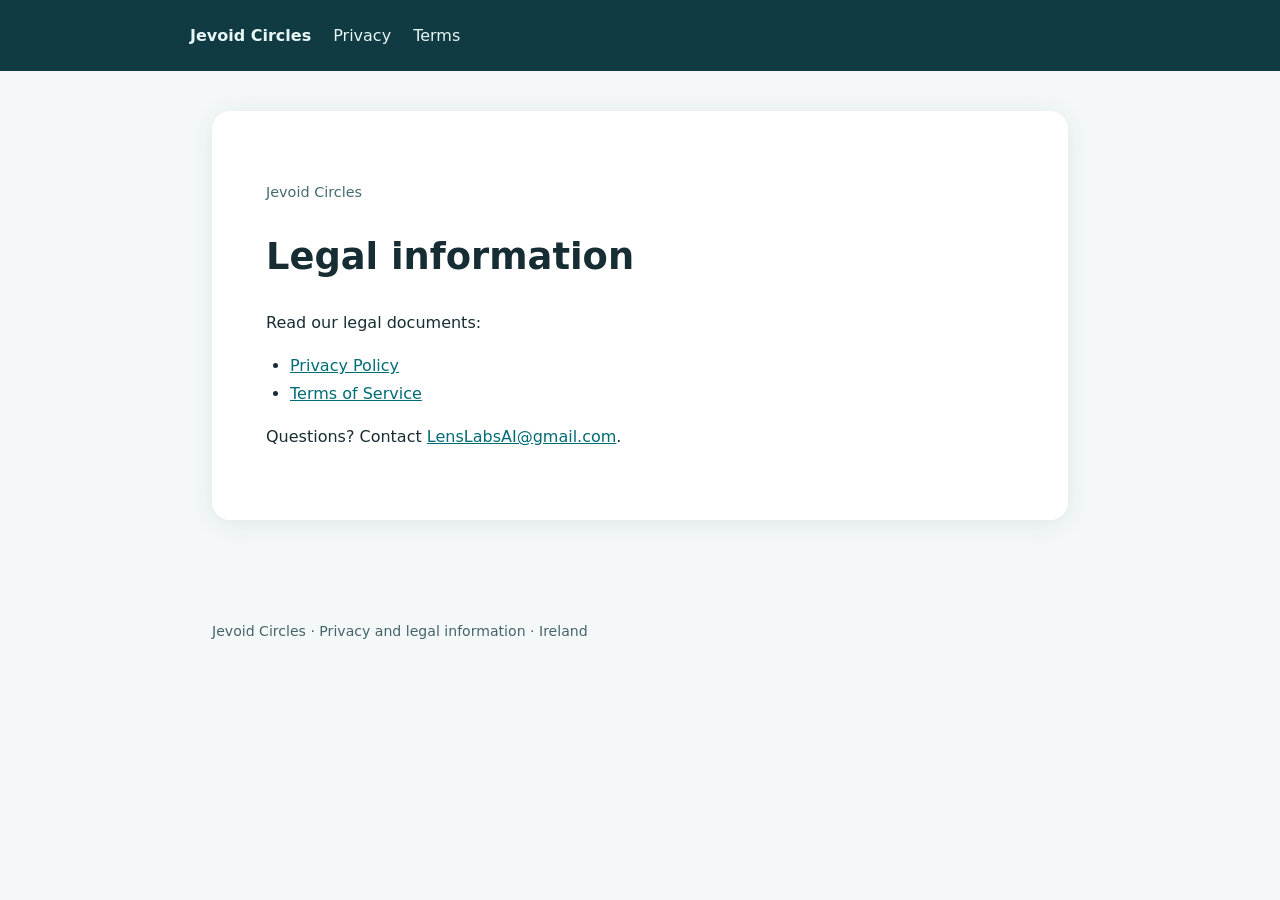
<file: index.html>
<!DOCTYPE html>
<html lang="en"><head><meta charset="utf-8"/><meta content="width=device-width,initial-scale=1" name="viewport"/><title>Legal information · Jevoid Circles</title><link href="style.css" rel="stylesheet"/></head><body><header><nav aria-label="Main navigation"><a href="index.html"><strong>Jevoid Circles</strong></a><a href="privacy.html">Privacy</a><a href="terms.html">Terms</a></nav></header><main><article><p class="eyebrow">Jevoid Circles</p><h1>Legal information</h1><p>Read our legal documents:</p><ul><li><a href="privacy.html">Privacy Policy</a></li><li><a href="terms.html">Terms of Service</a></li></ul><p>Questions? Contact <a href="mailto:LensLabsAI@gmail.com">LensLabsAI@gmail.com</a>.</p></article></main><footer>Jevoid Circles · Privacy and legal information · Ireland</footer></body></html>
</file>
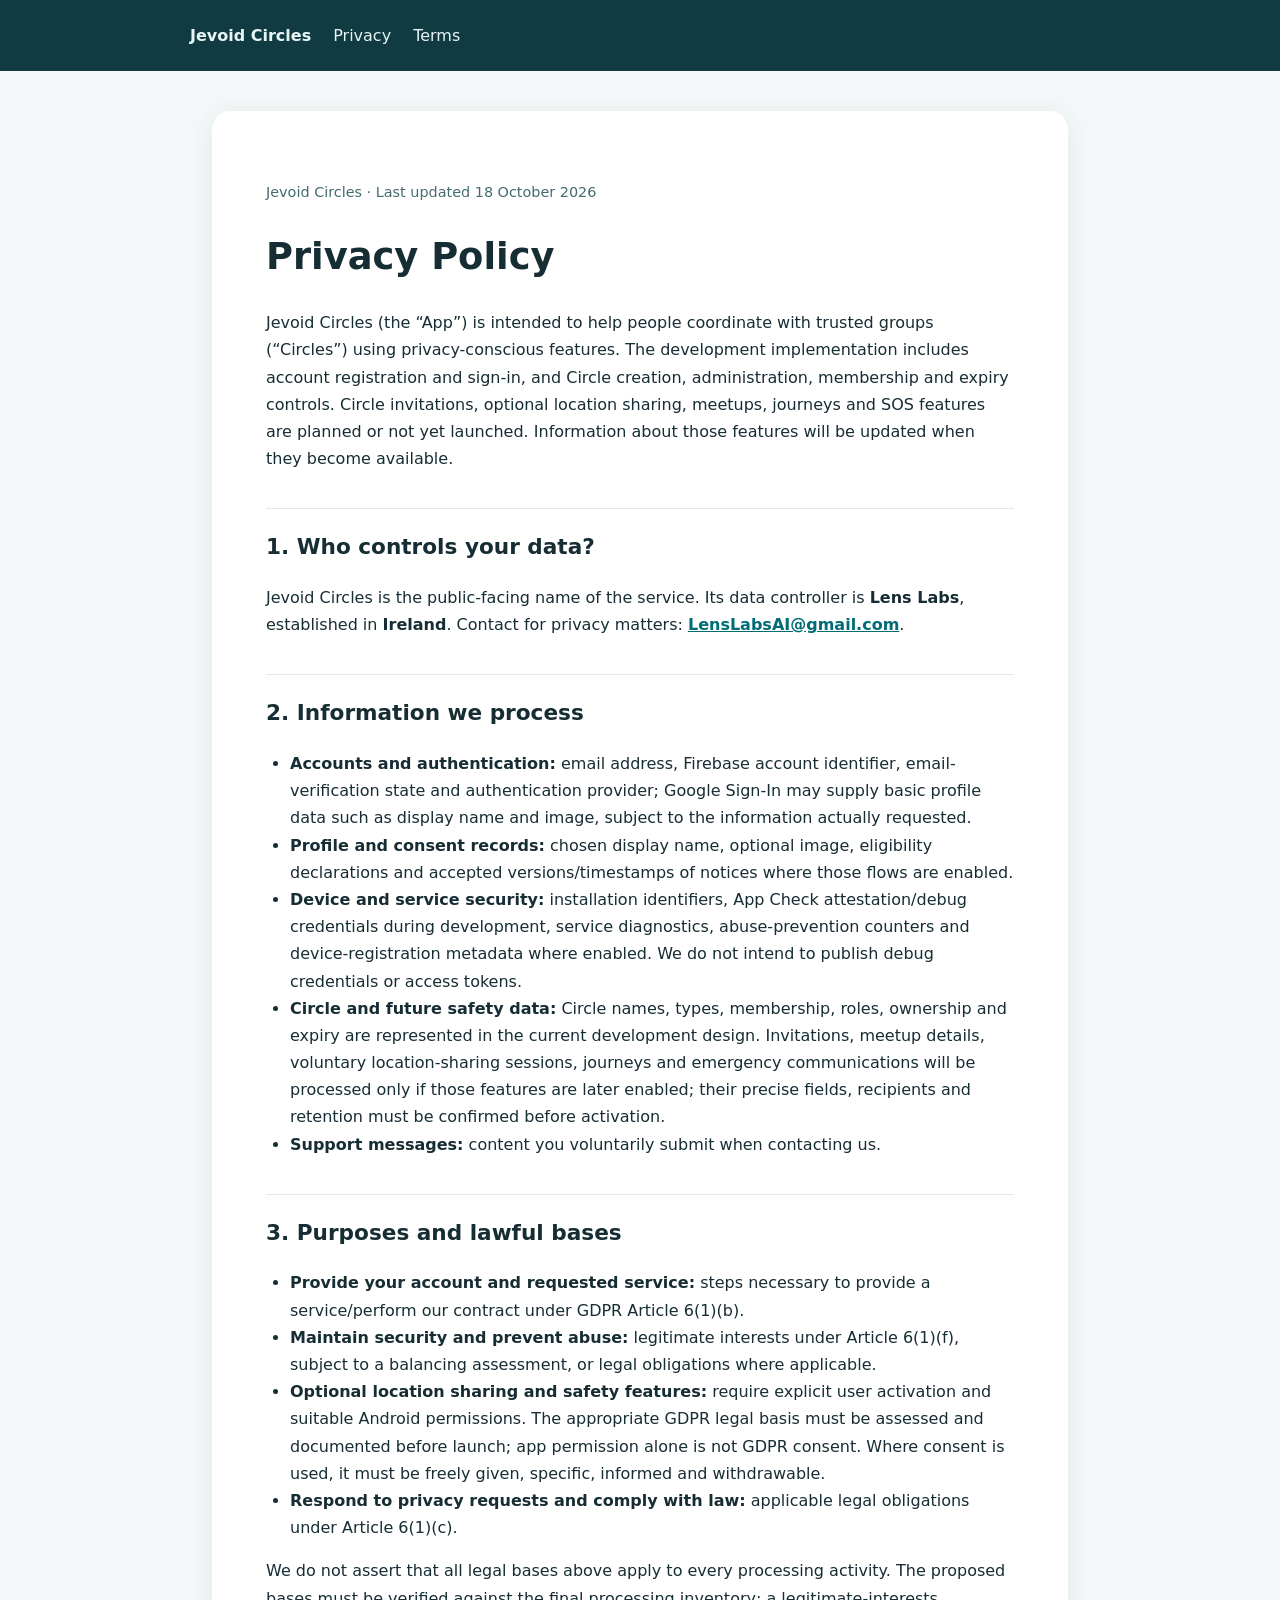
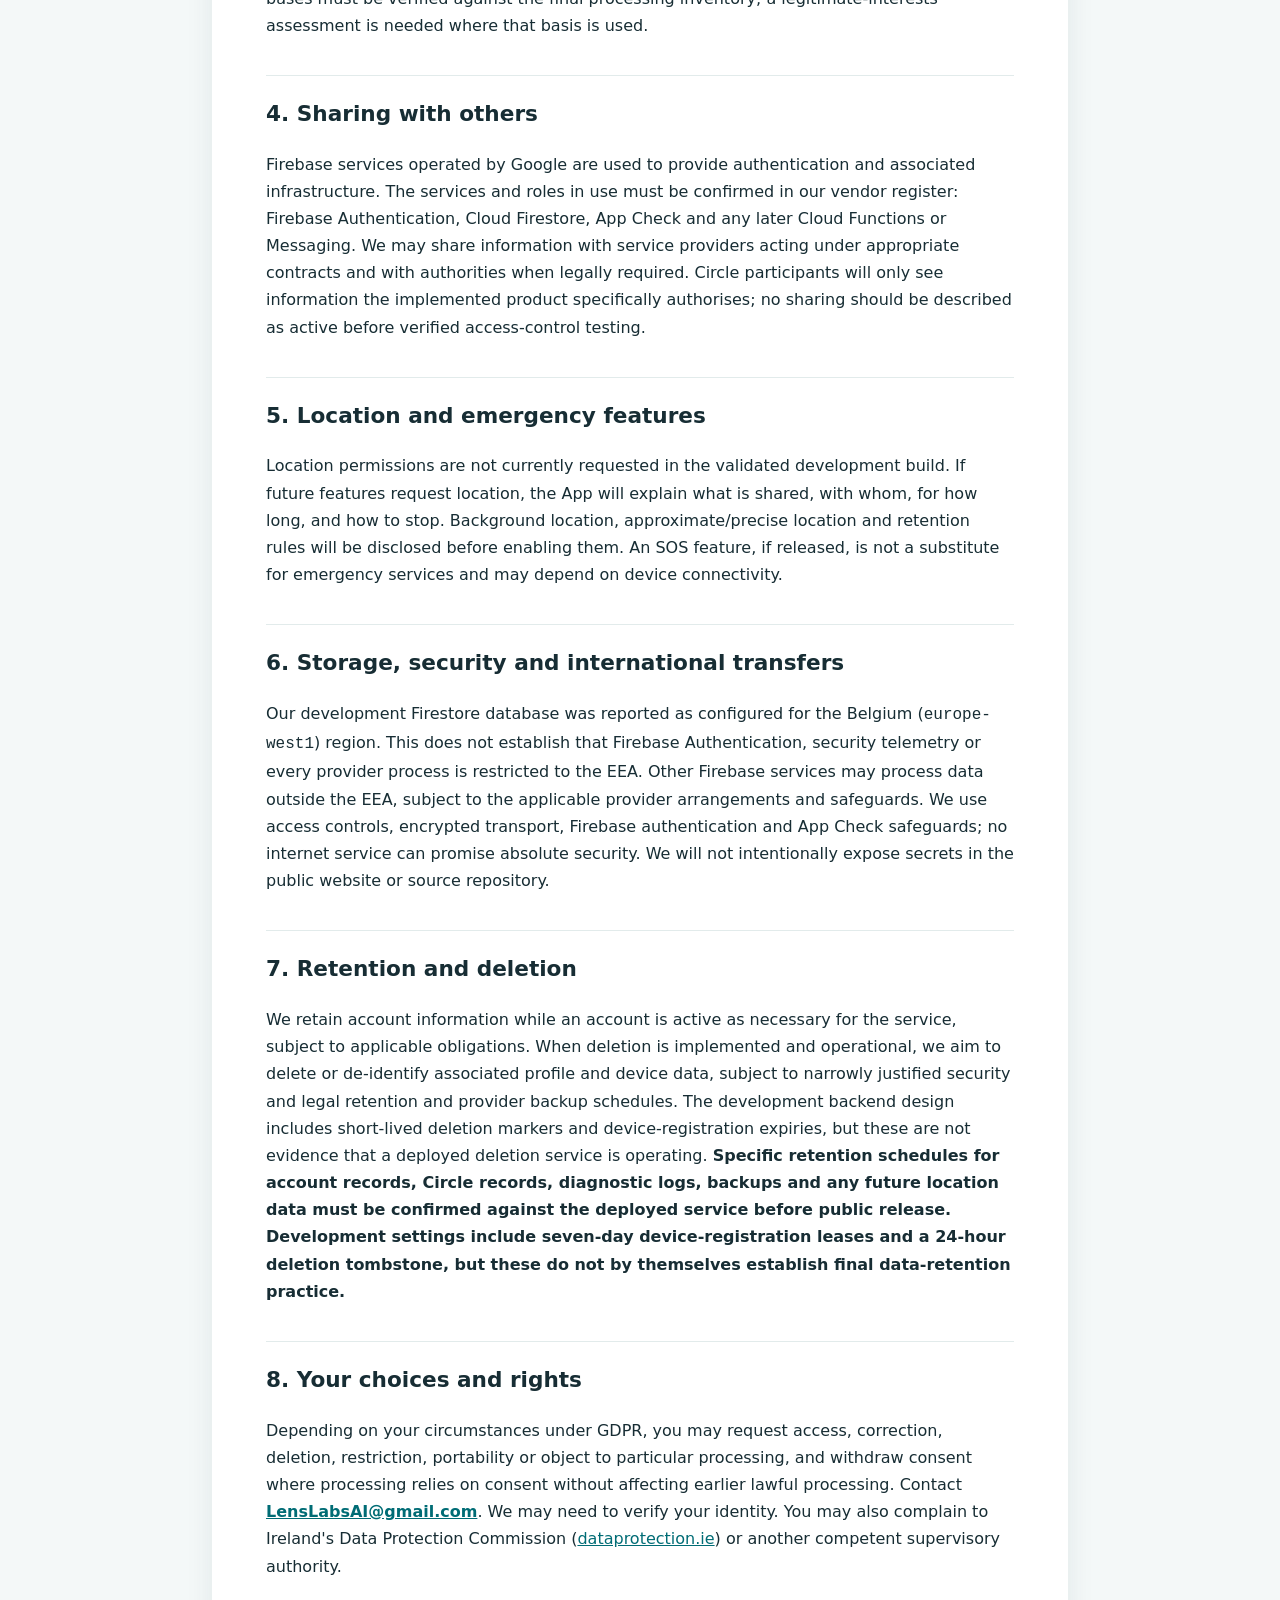
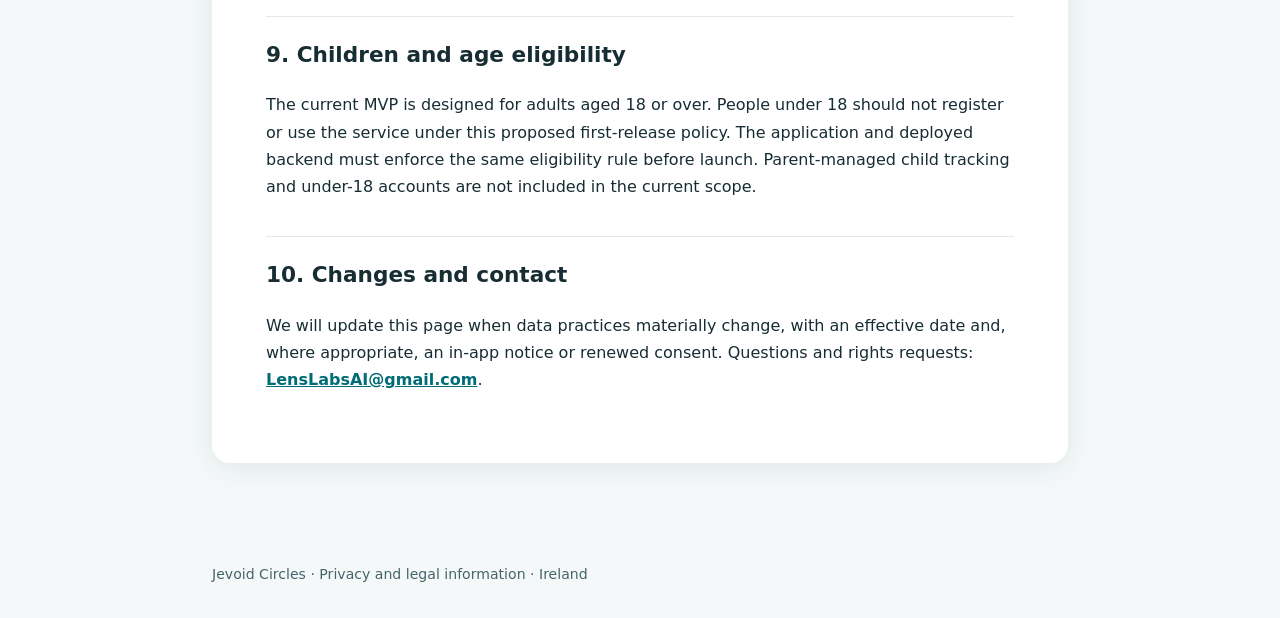
<file: privacy.html>
<!DOCTYPE html>
<html lang="en"><head><meta charset="utf-8"/><meta content="width=device-width,initial-scale=1" name="viewport"/><title>Privacy Policy · Jevoid Circles</title><link href="style.css" rel="stylesheet"/></head><body><header><nav aria-label="Main navigation"><a href="index.html"><strong>Jevoid Circles</strong></a><a href="privacy.html">Privacy</a><a href="terms.html">Terms</a></nav></header><main><article><p class="eyebrow">Jevoid Circles · Last updated 18 October 2026</p><h1>Privacy Policy</h1><p>Jevoid Circles (the “App”) is intended to help people coordinate with trusted groups (“Circles”) using privacy-conscious features. The development implementation includes account registration and sign-in, and Circle creation, administration, membership and expiry controls. Circle invitations, optional location sharing, meetups, journeys and SOS features are planned or not yet launched. Information about those features will be updated when they become available.</p>
<h2>1. Who controls your data?</h2><p>Jevoid Circles is the public-facing name of the service. Its data controller is <strong>Lens Labs</strong>, established in <strong>Ireland</strong>. Contact for privacy matters: <strong><a href="mailto:LensLabsAI@gmail.com">LensLabsAI@gmail.com</a></strong>. </p>
<h2>2. Information we process</h2><ul><li><strong>Accounts and authentication:</strong> email address, Firebase account identifier, email-verification state and authentication provider; Google Sign-In may supply basic profile data such as display name and image, subject to the information actually requested.</li><li><strong>Profile and consent records:</strong> chosen display name, optional image, eligibility declarations and accepted versions/timestamps of notices where those flows are enabled.</li><li><strong>Device and service security:</strong> installation identifiers, App Check attestation/debug credentials during development, service diagnostics, abuse-prevention counters and device-registration metadata where enabled. We do not intend to publish debug credentials or access tokens.</li><li><strong>Circle and future safety data:</strong> Circle names, types, membership, roles, ownership and expiry are represented in the current development design. Invitations, meetup details, voluntary location-sharing sessions, journeys and emergency communications will be processed only if those features are later enabled; their precise fields, recipients and retention must be confirmed before activation.</li><li><strong>Support messages:</strong> content you voluntarily submit when contacting us.</li></ul>
<h2>3. Purposes and lawful bases</h2><ul><li><strong>Provide your account and requested service:</strong> steps necessary to provide a service/perform our contract under GDPR Article 6(1)(b).</li><li><strong>Maintain security and prevent abuse:</strong> legitimate interests under Article 6(1)(f), subject to a balancing assessment, or legal obligations where applicable.</li><li><strong>Optional location sharing and safety features:</strong> require explicit user activation and suitable Android permissions. The appropriate GDPR legal basis must be assessed and documented before launch; app permission alone is not GDPR consent. Where consent is used, it must be freely given, specific, informed and withdrawable. </li><li><strong>Respond to privacy requests and comply with law:</strong> applicable legal obligations under Article 6(1)(c).</li></ul><p>We do not assert that all legal bases above apply to every processing activity. The proposed bases must be verified against the final processing inventory; a legitimate-interests assessment is needed where that basis is used.</p>
<h2>4. Sharing with others</h2><p>Firebase services operated by Google are used to provide authentication and associated infrastructure. The services and roles in use must be confirmed in our vendor register: Firebase Authentication, Cloud Firestore, App Check and any later Cloud Functions or Messaging. We may share information with service providers acting under appropriate contracts and with authorities when legally required. Circle participants will only see information the implemented product specifically authorises; no sharing should be described as active before verified access-control testing.</p>
<h2>5. Location and emergency features</h2><p>Location permissions are not currently requested in the validated development build. If future features request location, the App will explain what is shared, with whom, for how long, and how to stop. Background location, approximate/precise location and retention rules will be disclosed before enabling them. An SOS feature, if released, is not a substitute for emergency services and may depend on device connectivity. </p>
<h2>6. Storage, security and international transfers</h2><p>Our development Firestore database was reported as configured for the Belgium (<code>europe-west1</code>) region. This does not establish that Firebase Authentication, security telemetry or every provider process is restricted to the EEA. Other Firebase services may process data outside the EEA, subject to the applicable provider arrangements and safeguards. We use access controls, encrypted transport, Firebase authentication and App Check safeguards; no internet service can promise absolute security. We will not intentionally expose secrets in the public website or source repository.</p>
<h2>7. Retention and deletion</h2><p>We retain account information while an account is active as necessary for the service, subject to applicable obligations. When deletion is implemented and operational, we aim to delete or de-identify associated profile and device data, subject to narrowly justified security and legal retention and provider backup schedules. The development backend design includes short-lived deletion markers and device-registration expiries, but these are not evidence that a deployed deletion service is operating. <strong>Specific retention schedules for account records, Circle records, diagnostic logs, backups and any future location data must be confirmed against the deployed service before public release. Development settings include seven-day device-registration leases and a 24-hour deletion tombstone, but these do not by themselves establish final data-retention practice.</strong></p>
<h2>8. Your choices and rights</h2><p>Depending on your circumstances under GDPR, you may request access, correction, deletion, restriction, portability or object to particular processing, and withdraw consent where processing relies on consent without affecting earlier lawful processing. Contact <strong><a href="mailto:LensLabsAI@gmail.com">LensLabsAI@gmail.com</a></strong>. We may need to verify your identity. You may also complain to Ireland's Data Protection Commission (<a href="https://www.dataprotection.ie/">dataprotection.ie</a>) or another competent supervisory authority.</p>
<h2>9. Children and age eligibility</h2><p>The current MVP is designed for adults aged 18 or over. People under 18 should not register or use the service under this proposed first-release policy. The application and deployed backend must enforce the same eligibility rule before launch. Parent-managed child tracking and under-18 accounts are not included in the current scope.</p>
<h2>10. Changes and contact</h2><p>We will update this page when data practices materially change, with an effective date and, where appropriate, an in-app notice or renewed consent. Questions and rights requests: <strong><a href="mailto:LensLabsAI@gmail.com">LensLabsAI@gmail.com</a></strong>.</p></article></main><footer>Jevoid Circles · Privacy and legal information · Ireland</footer></body></html>
</file>
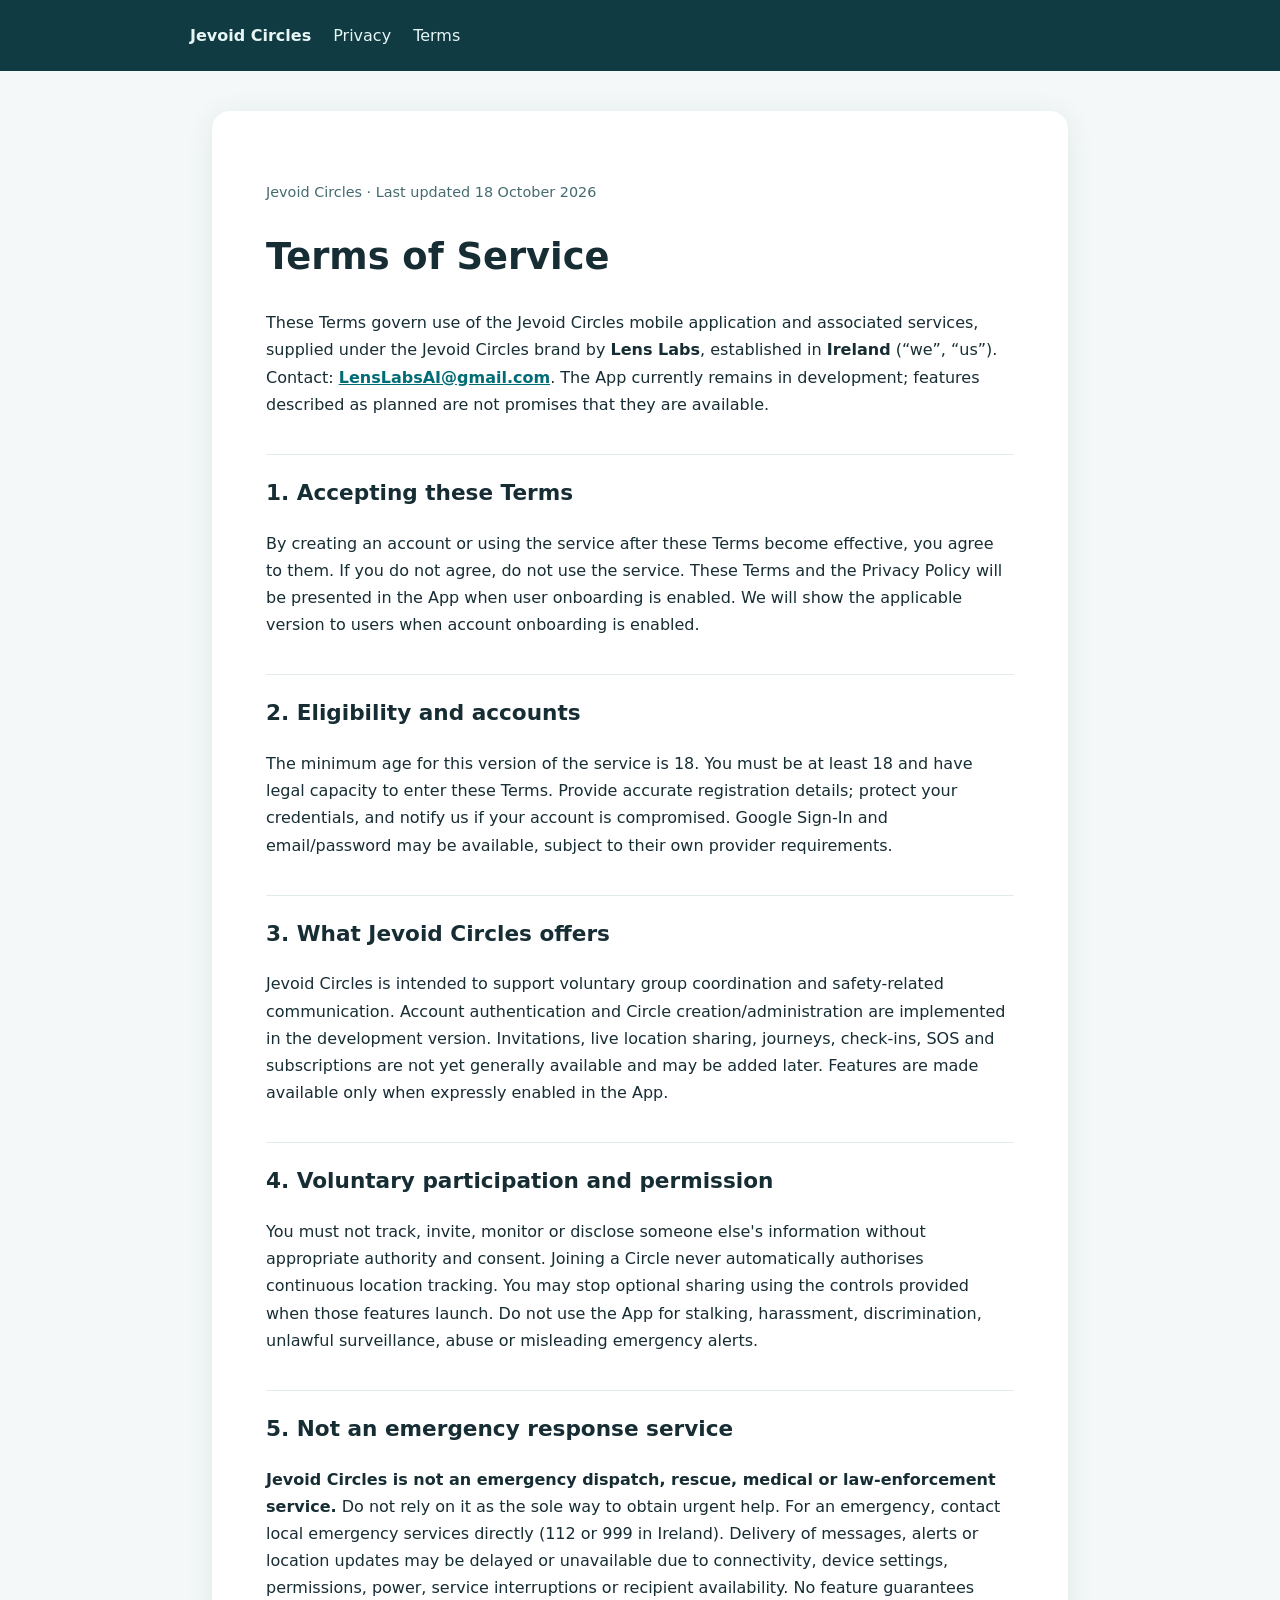
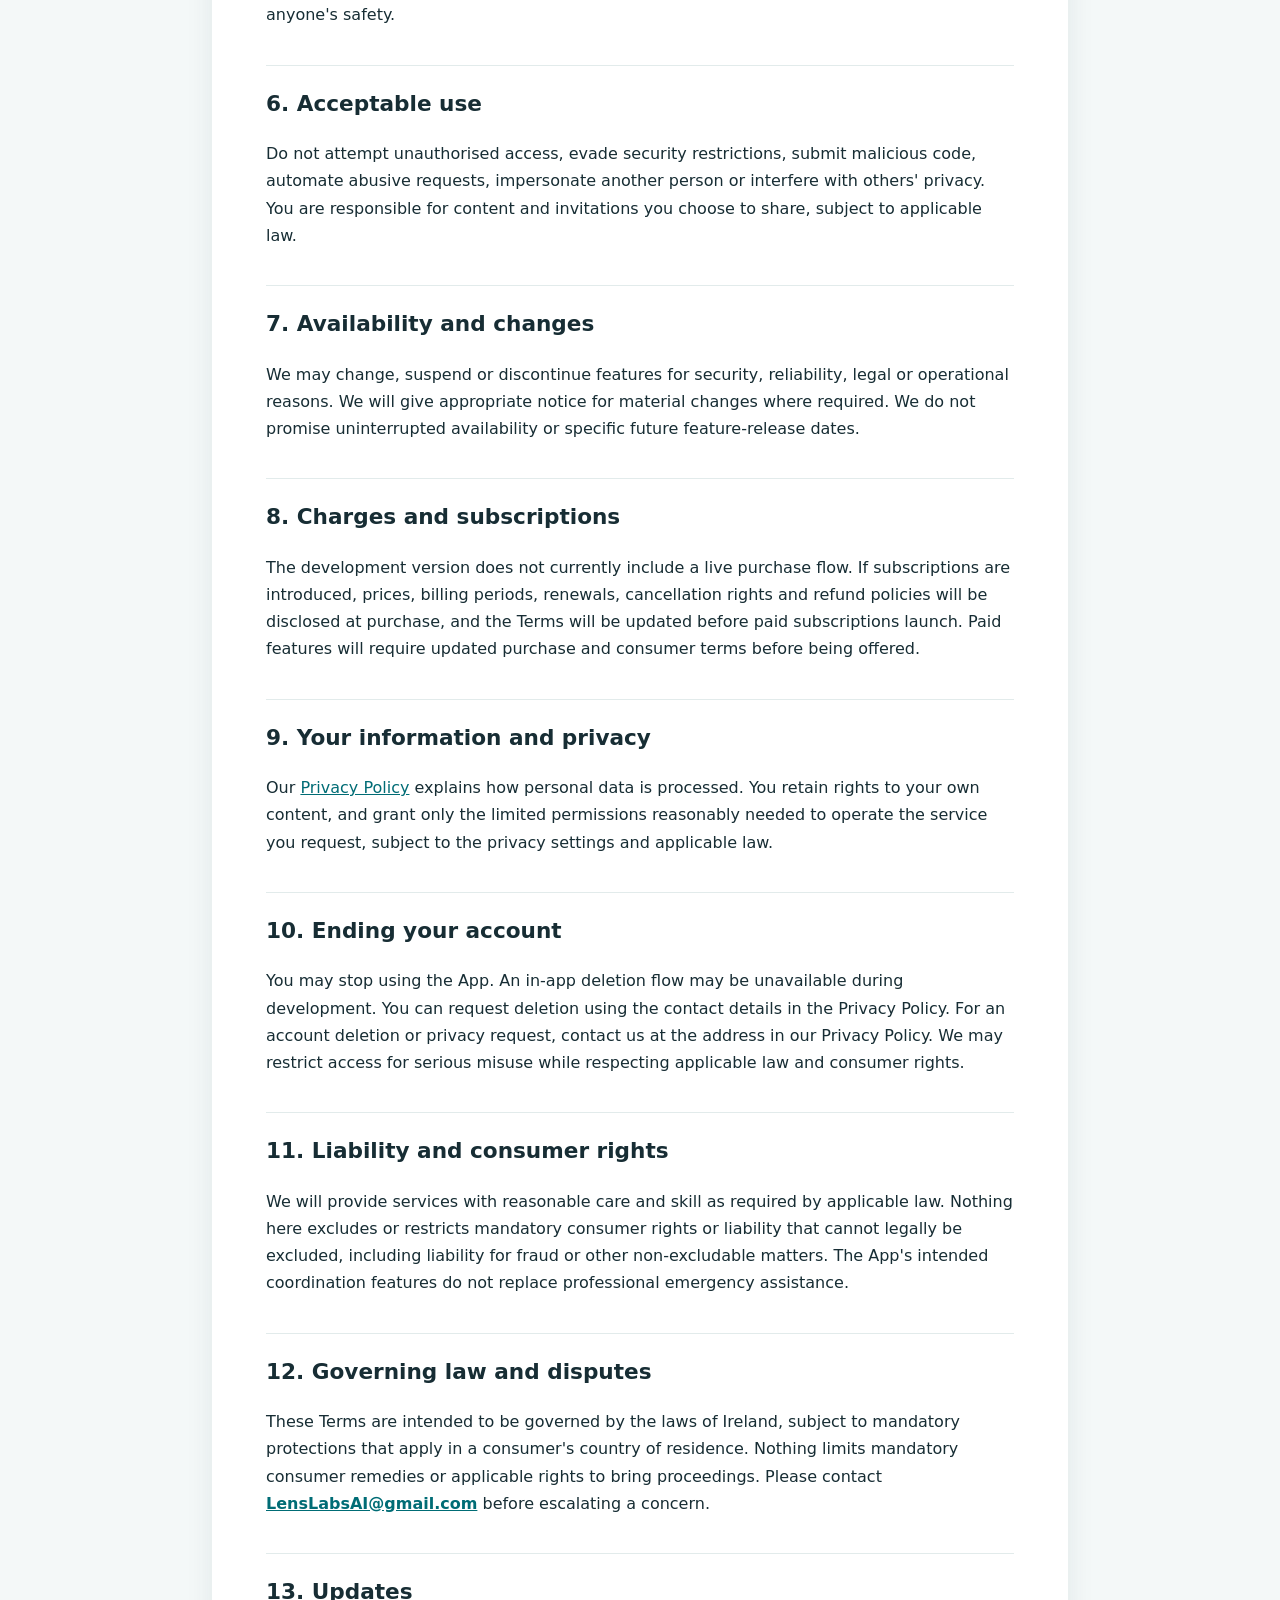
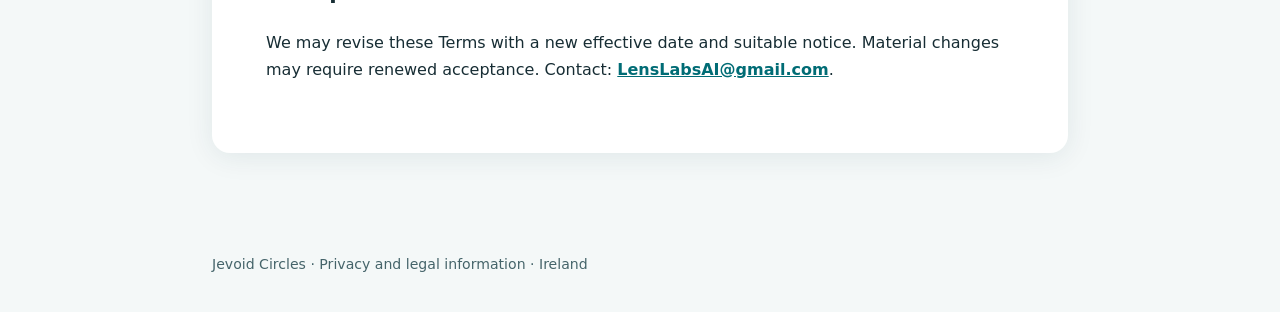
<file: terms.html>
<!DOCTYPE html>
<html lang="en"><head><meta charset="utf-8"/><meta content="width=device-width,initial-scale=1" name="viewport"/><title>Terms of Service · Jevoid Circles</title><link href="style.css" rel="stylesheet"/></head><body><header><nav aria-label="Main navigation"><a href="index.html"><strong>Jevoid Circles</strong></a><a href="privacy.html">Privacy</a><a href="terms.html">Terms</a></nav></header><main><article><p class="eyebrow">Jevoid Circles · Last updated 18 October 2026</p><h1>Terms of Service</h1><p>These Terms govern use of the Jevoid Circles mobile application and associated services, supplied under the Jevoid Circles brand by <strong>Lens Labs</strong>, established in <strong>Ireland</strong> (“we”, “us”). Contact: <strong><a href="mailto:LensLabsAI@gmail.com">LensLabsAI@gmail.com</a></strong>.  The App currently remains in development; features described as planned are not promises that they are available.</p>
<h2>1. Accepting these Terms</h2><p>By creating an account or using the service after these Terms become effective, you agree to them. If you do not agree, do not use the service. These Terms and the Privacy Policy will be presented in the App when user onboarding is enabled. We will show the applicable version to users when account onboarding is enabled.</p>
<h2>2. Eligibility and accounts</h2><p>The minimum age for this version of the service is 18. You must be at least 18 and have legal capacity to enter these Terms.  Provide accurate registration details; protect your credentials, and notify us if your account is compromised. Google Sign-In and email/password may be available, subject to their own provider requirements.</p>
<h2>3. What Jevoid Circles offers</h2><p>Jevoid Circles is intended to support voluntary group coordination and safety-related communication. Account authentication and Circle creation/administration are implemented in the development version. Invitations, live location sharing, journeys, check-ins, SOS and subscriptions are not yet generally available and may be added later. Features are made available only when expressly enabled in the App.</p>
<h2>4. Voluntary participation and permission</h2><p>You must not track, invite, monitor or disclose someone else's information without appropriate authority and consent. Joining a Circle never automatically authorises continuous location tracking. You may stop optional sharing using the controls provided when those features launch. Do not use the App for stalking, harassment, discrimination, unlawful surveillance, abuse or misleading emergency alerts.</p>
<h2>5. Not an emergency response service</h2><p><strong>Jevoid Circles is not an emergency dispatch, rescue, medical or law-enforcement service.</strong> Do not rely on it as the sole way to obtain urgent help. For an emergency, contact local emergency services directly (112 or 999 in Ireland). Delivery of messages, alerts or location updates may be delayed or unavailable due to connectivity, device settings, permissions, power, service interruptions or recipient availability. No feature guarantees anyone's safety.</p>
<h2>6. Acceptable use</h2><p>Do not attempt unauthorised access, evade security restrictions, submit malicious code, automate abusive requests, impersonate another person or interfere with others' privacy. You are responsible for content and invitations you choose to share, subject to applicable law.</p>
<h2>7. Availability and changes</h2><p>We may change, suspend or discontinue features for security, reliability, legal or operational reasons. We will give appropriate notice for material changes where required. We do not promise uninterrupted availability or specific future feature-release dates.</p>
<h2>8. Charges and subscriptions</h2><p>The development version does not currently include a live purchase flow. If subscriptions are introduced, prices, billing periods, renewals, cancellation rights and refund policies will be disclosed at purchase, and the Terms will be updated before paid subscriptions launch. Paid features will require updated purchase and consumer terms before being offered.</p>
<h2>9. Your information and privacy</h2><p>Our <a href="privacy.html">Privacy Policy</a> explains how personal data is processed. You retain rights to your own content, and grant only the limited permissions reasonably needed to operate the service you request, subject to the privacy settings and applicable law.</p>
<h2>10. Ending your account</h2><p>You may stop using the App. An in-app deletion flow may be unavailable during development. You can request deletion using the contact details in the Privacy Policy. For an account deletion or privacy request, contact us at the address in our Privacy Policy. We may restrict access for serious misuse while respecting applicable law and consumer rights.</p>
<h2>11. Liability and consumer rights</h2><p>We will provide services with reasonable care and skill as required by applicable law. Nothing here excludes or restricts mandatory consumer rights or liability that cannot legally be excluded, including liability for fraud or other non-excludable matters. The App's intended coordination features do not replace professional emergency assistance. </p>
<h2>12. Governing law and disputes</h2><p>These Terms are intended to be governed by the laws of Ireland, subject to mandatory protections that apply in a consumer's country of residence. Nothing limits mandatory consumer remedies or applicable rights to bring proceedings. Please contact <strong><a href="mailto:LensLabsAI@gmail.com">LensLabsAI@gmail.com</a></strong> before escalating a concern.</p>
<h2>13. Updates</h2><p>We may revise these Terms with a new effective date and suitable notice. Material changes may require renewed acceptance. Contact: <strong><a href="mailto:LensLabsAI@gmail.com">LensLabsAI@gmail.com</a></strong>.</p></article></main><footer>Jevoid Circles · Privacy and legal information · Ireland</footer></body></html>
</file>
<file: style.css>
*{box-sizing:border-box}body{margin:0;background:#f4f8f8;color:#172d34;font:16px/1.7 system-ui,-apple-system,Segoe UI,sans-serif}header{background:#103b43;color:#fff;padding:22px max(20px,calc((100vw - 900px)/2))}header a{color:#e7f6f4;text-decoration:none;margin-right:22px}main{max-width:900px;margin:40px auto;padding:0 22px 60px}article{background:#fff;padding:clamp(22px,5vw,54px);border-radius:18px;box-shadow:0 4px 28px #0b394016}h1{line-height:1.2;font-size:2.3rem}h2{font-size:1.35rem;margin-top:36px;border-top:1px solid #e2ebeb;padding-top:20px}h3{font-size:1.05rem}a{color:#006c75}a:focus-visible{outline:3px solid #008b92;outline-offset:3px}.eyebrow{color:#456b70;font-size:.9rem}ul{padding-left:24px}.notice{border-left:4px solid #c78929;background:#fffaea;padding:15px;margin:20px 0}footer{max-width:900px;margin:0 auto 35px;padding:0 22px;font-size:.88rem;color:#45646a}@media(max-width:600px){main{margin:20px auto}h1{font-size:1.9rem}}
</file>
